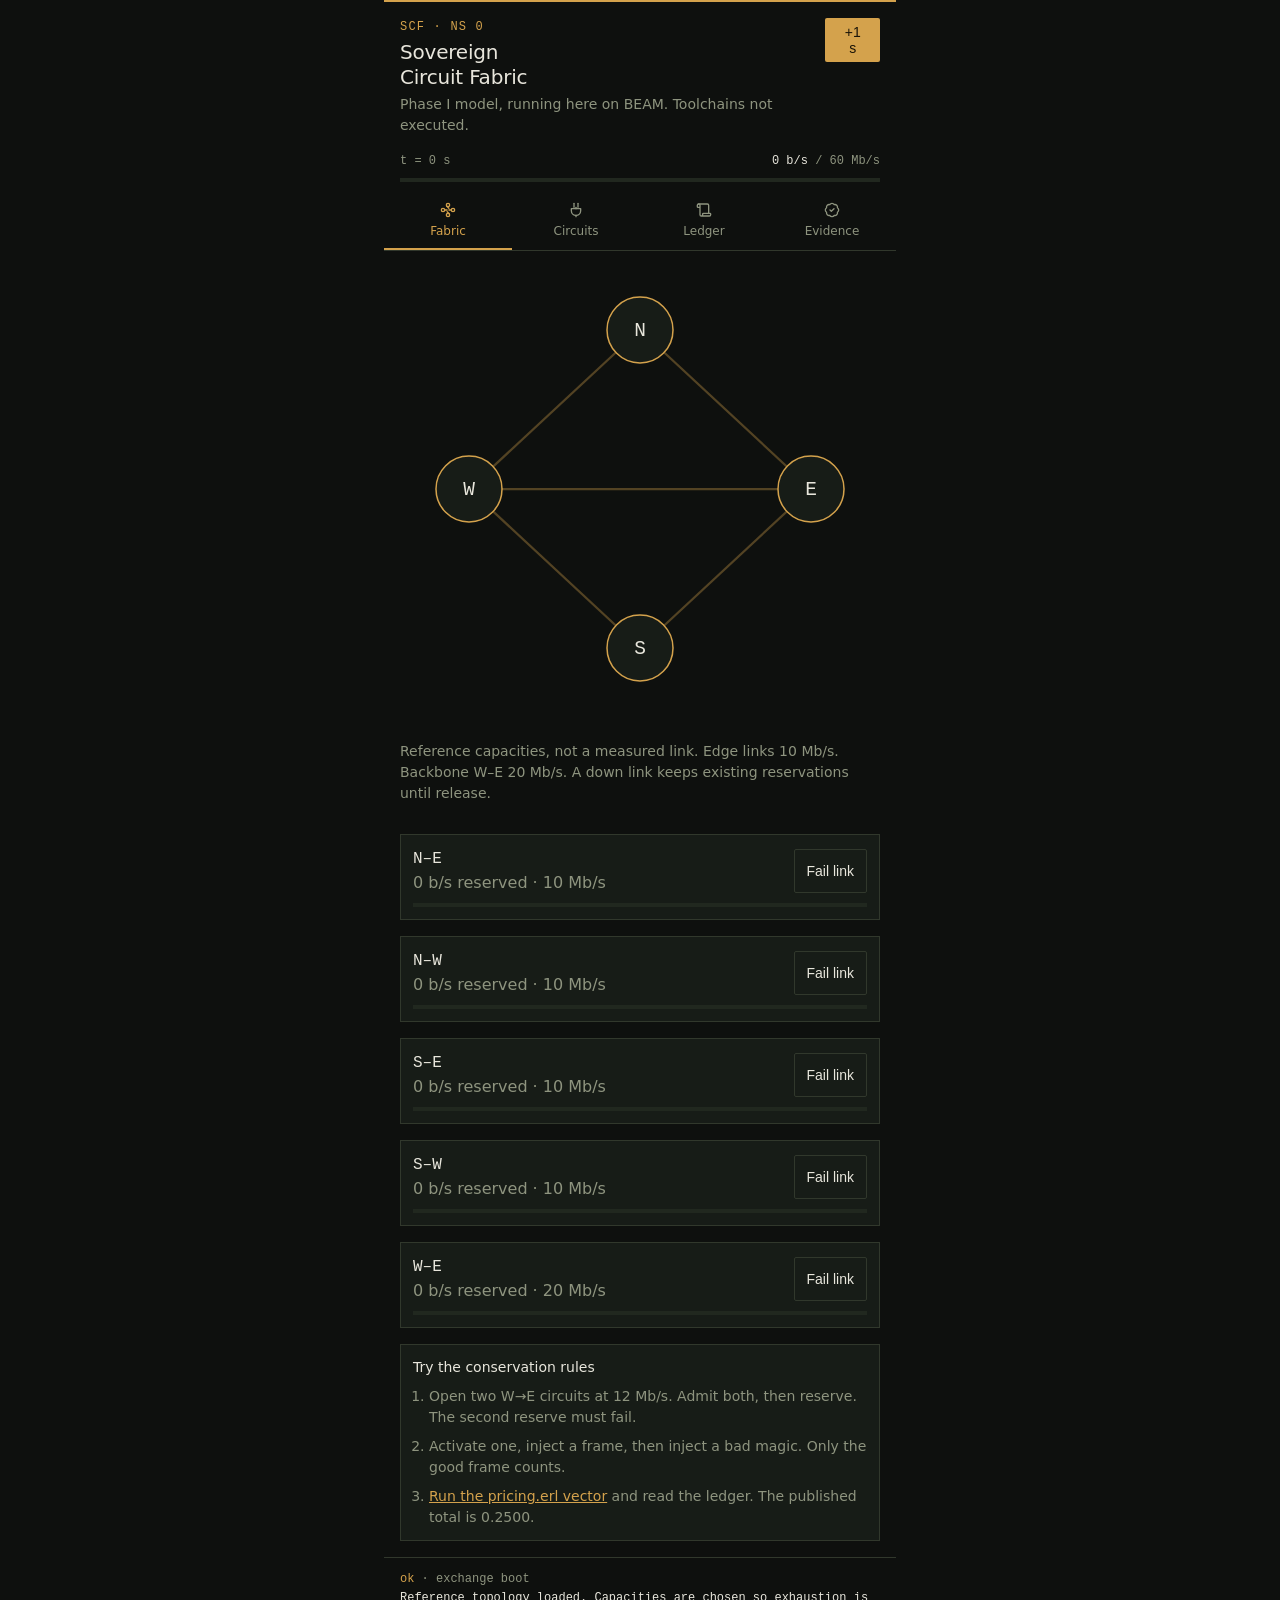
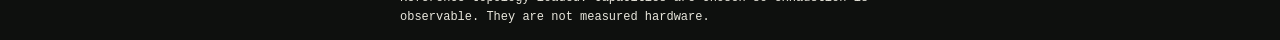
<file: index.html>
<!DOCTYPE html><html lang="en"><head><meta charset="utf-8"><meta name="viewport" content="width=device-width, initial-scale=1"><title>Sovereign Circuit Fabric</title><link rel="stylesheet" href="style.css"></head><body><main class="wrap"><header class="head"><div class="head-row"><div class="head-title"><p class="kicker">SCF · NS 0</p><h1>Sovereign<span class="block">Circuit Fabric</span></h1><p class="sub">Phase I model, running here on BEAM. Toolchains not executed.</p></div><form method="post" action="/cmd" class="inline-form"><input type="hidden" name="txid" value="tx-1"><input type="hidden" name="tab" value="fabric"><input type="hidden" name="type" value="tick"><button type="submit" class="btn-primary">+1 s</button></form></div><div class="meter-row"><div class="meter-labels mono"><span class="muted">t = 0 s</span><span>0 b/s<span class="muted"> / 60 Mb/s</span></span></div><div class="bar"><div class="bar-fill" style="width:0%"></div></div></div></header><nav class="tabs" aria-label="Exchange sections"><a class="tab active" href="index.html"><svg class="icon" viewBox="0 0 24 24" fill="none" stroke="currentColor" stroke-width="2" stroke-linecap="round" stroke-linejoin="round"><circle cx="12" cy="4.5" r="2.5"/><path d="m10.2 6.3 3.1 3.1"/><circle cx="4.5" cy="12" r="2.5"/><path d="M7 12h3.5"/><circle cx="12" cy="19.5" r="2.5"/><path d="m13.8 17.7-3.1-3.1"/><circle cx="19.5" cy="12" r="2.5"/><path d="M17 12h-3.5"/></svg><span>Fabric</span></a><a class="tab" href="circuits.html"><svg class="icon" viewBox="0 0 24 24" fill="none" stroke="currentColor" stroke-width="2" stroke-linecap="round" stroke-linejoin="round"><path d="M9 2v6"/><path d="M15 2v6"/><path d="M12 8v2"/><path d="M5 10h14v3a7 7 0 0 1-14 0z"/><path d="M12 20v2"/></svg><span>Circuits</span></a><a class="tab" href="ledger.html"><svg class="icon" viewBox="0 0 24 24" fill="none" stroke="currentColor" stroke-width="2" stroke-linecap="round" stroke-linejoin="round"><path d="M19 17V5a2 2 0 0 0-2-2H4"/><path d="M8 21h12a2 2 0 0 0 2-2v-1a1 1 0 0 0-1-1H11a1 1 0 0 0-1 1v1a2 2 0 1 1-4 0V5a2 2 0 1 0-4 0v2a1 1 0 0 0 1 1h3"/></svg><span>Ledger</span></a><a class="tab" href="evidence.html"><svg class="icon" viewBox="0 0 24 24" fill="none" stroke="currentColor" stroke-width="2" stroke-linecap="round" stroke-linejoin="round"><path d="M3.85 8.62a4 4 0 0 1 4.78-4.77 4 4 0 0 1 6.74 0 4 4 0 0 1 4.78 4.78 4 4 0 0 1 0 6.74 4 4 0 0 1-4.77 4.78 4 4 0 0 1-6.75 0 4 4 0 0 1-4.78-4.77 4 4 0 0 1 0-6.76Z"/><path d="m9 12 2 2 4-4"/></svg><span>Evidence</span></a></nav><div class="content"><div class="stack"><svg viewBox="0 0 320 296" class="fabric" role="img" aria-label="Four-node reference fabric"><line x1="160" y1="42" x2="274" y2="148" stroke="#d4a24c" stroke-width="1.5" opacity="0.35"/><line x1="160" y1="42" x2="46" y2="148" stroke="#d4a24c" stroke-width="1.5" opacity="0.35"/><line x1="160" y1="254" x2="274" y2="148" stroke="#d4a24c" stroke-width="1.5" opacity="0.35"/><line x1="160" y1="254" x2="46" y2="148" stroke="#d4a24c" stroke-width="1.5" opacity="0.35"/><line x1="46" y1="148" x2="274" y2="148" stroke="#d4a24c" stroke-width="1.5" opacity="0.35"/><g><circle cx="160" cy="42" r="22" fill="#171c17" stroke="#d4a24c"/><text x="160" y="46" text-anchor="middle" fill="#e8e6dc" font-family="monospace" font-size="13">N</text></g><g><circle cx="274" cy="148" r="22" fill="#171c17" stroke="#d4a24c"/><text x="274" y="152" text-anchor="middle" fill="#e8e6dc" font-family="monospace" font-size="13">E</text></g><g><circle cx="160" cy="254" r="22" fill="#171c17" stroke="#d4a24c"/><text x="160" y="258" text-anchor="middle" fill="#e8e6dc" font-family="monospace" font-size="13">S</text></g><g><circle cx="46" cy="148" r="22" fill="#171c17" stroke="#d4a24c"/><text x="46" y="152" text-anchor="middle" fill="#e8e6dc" font-family="monospace" font-size="13">W</text></g></svg><p class="note">Reference capacities, not a measured link. Edge links 10 Mb/s. Backbone W–E 20 Mb/s. A down link keeps existing reservations until release.</p><ul class="stack"><li class="card"><div class="link-row"><div><span class="mono block">N–E</span><span class="muted block">0 b/s reserved · 10 Mb/s</span></div><form method="post" action="/cmd" class="inline-form"><input type="hidden" name="txid" value="tx-1"><input type="hidden" name="tab" value="fabric"><input type="hidden" name="type" value="fail_link"><input type="hidden" name="link_id" value="N-E"><button type="submit" class="btn-ghost">Fail link</button></form></div><div class="bar"><div class="bar-fill" style="width:0%"></div></div></li><li class="card"><div class="link-row"><div><span class="mono block">N–W</span><span class="muted block">0 b/s reserved · 10 Mb/s</span></div><form method="post" action="/cmd" class="inline-form"><input type="hidden" name="txid" value="tx-1"><input type="hidden" name="tab" value="fabric"><input type="hidden" name="type" value="fail_link"><input type="hidden" name="link_id" value="N-W"><button type="submit" class="btn-ghost">Fail link</button></form></div><div class="bar"><div class="bar-fill" style="width:0%"></div></div></li><li class="card"><div class="link-row"><div><span class="mono block">S–E</span><span class="muted block">0 b/s reserved · 10 Mb/s</span></div><form method="post" action="/cmd" class="inline-form"><input type="hidden" name="txid" value="tx-1"><input type="hidden" name="tab" value="fabric"><input type="hidden" name="type" value="fail_link"><input type="hidden" name="link_id" value="S-E"><button type="submit" class="btn-ghost">Fail link</button></form></div><div class="bar"><div class="bar-fill" style="width:0%"></div></div></li><li class="card"><div class="link-row"><div><span class="mono block">S–W</span><span class="muted block">0 b/s reserved · 10 Mb/s</span></div><form method="post" action="/cmd" class="inline-form"><input type="hidden" name="txid" value="tx-1"><input type="hidden" name="tab" value="fabric"><input type="hidden" name="type" value="fail_link"><input type="hidden" name="link_id" value="S-W"><button type="submit" class="btn-ghost">Fail link</button></form></div><div class="bar"><div class="bar-fill" style="width:0%"></div></div></li><li class="card"><div class="link-row"><div><span class="mono block">W–E</span><span class="muted block">0 b/s reserved · 20 Mb/s</span></div><form method="post" action="/cmd" class="inline-form"><input type="hidden" name="txid" value="tx-1"><input type="hidden" name="tab" value="fabric"><input type="hidden" name="type" value="fail_link"><input type="hidden" name="link_id" value="W-E"><button type="submit" class="btn-ghost">Fail link</button></form></div><div class="bar"><div class="bar-fill" style="width:0%"></div></div></li></ul><section class="card"><h2>Try the conservation rules</h2><ol class="try"><li>Open two W→E circuits at 12 Mb/s. Admit both, then reserve. The second reserve must fail.</li><li>Activate one, inject a frame, then inject a bad magic. Only the good frame counts.</li><li><a class="brass-link" href="evidence.html">Run the pricing.erl vector</a> and read the ledger. The published total is 0.2500.</li></ol></section></div></div><footer class="foot" aria-live="polite"><p class="mono foot-line"><span class="brass">ok</span><span class="muted"> · exchange boot</span><span class="block">Reference topology loaded. Capacities are chosen so exhaustion is observable. They are not measured hardware.</span></p></footer></main></body></html>
</file>
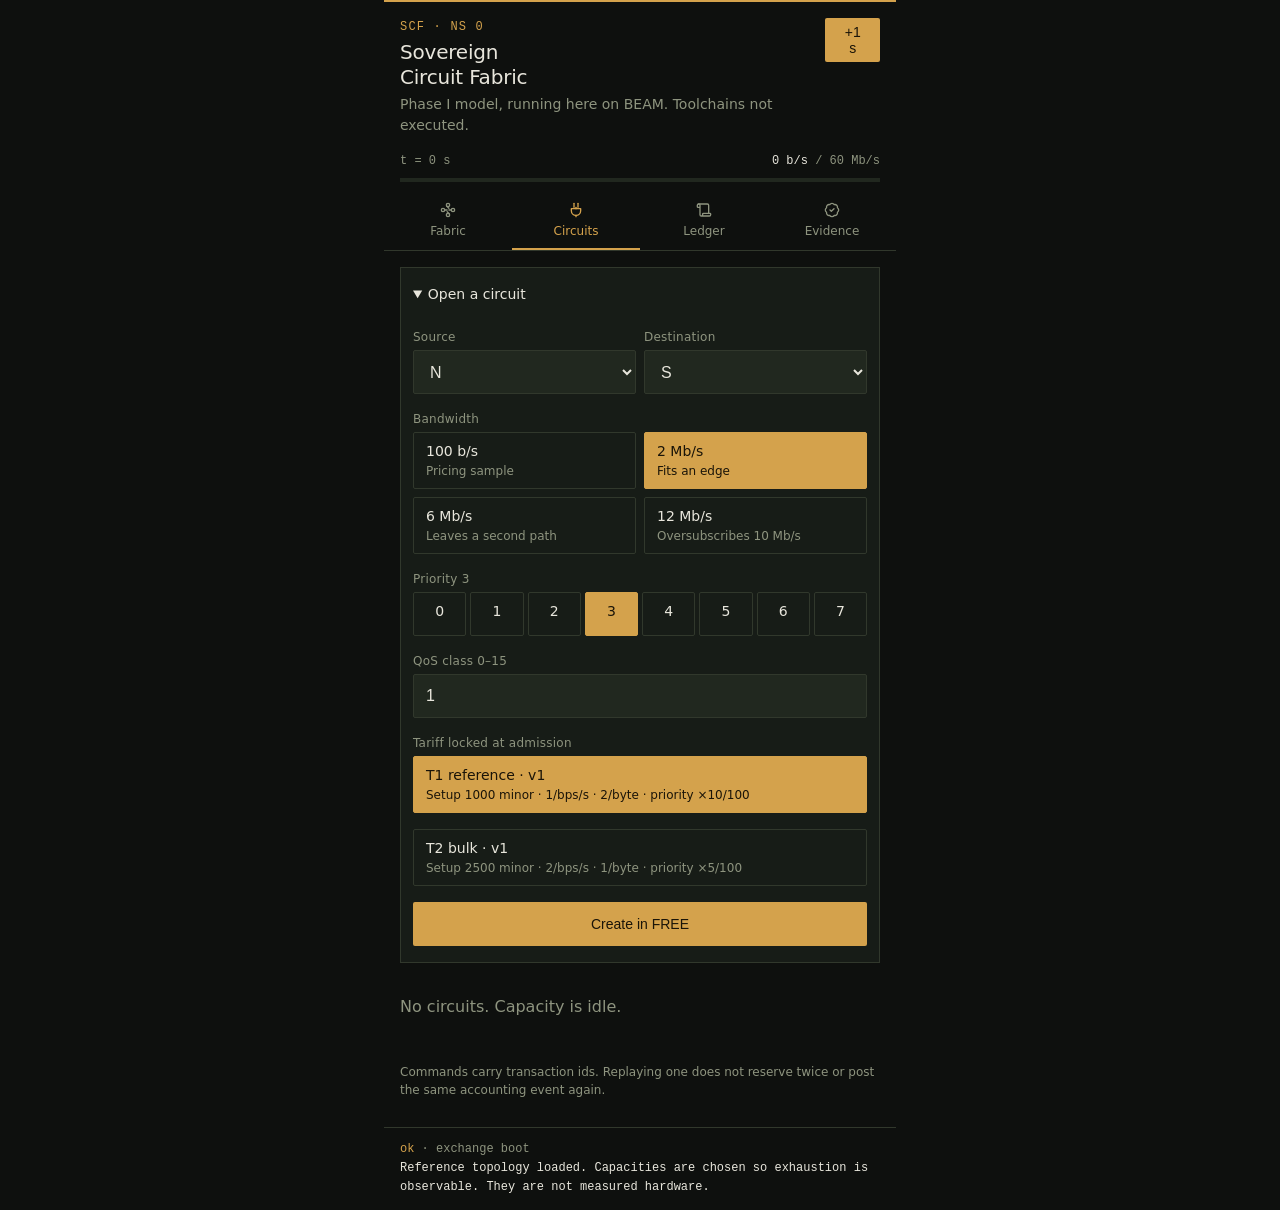
<file: circuits.html>
<!DOCTYPE html><html lang="en"><head><meta charset="utf-8"><meta name="viewport" content="width=device-width, initial-scale=1"><title>Sovereign Circuit Fabric</title><link rel="stylesheet" href="style.css"></head><body><main class="wrap"><header class="head"><div class="head-row"><div class="head-title"><p class="kicker">SCF · NS 0</p><h1>Sovereign<span class="block">Circuit Fabric</span></h1><p class="sub">Phase I model, running here on BEAM. Toolchains not executed.</p></div><form method="post" action="/cmd" class="inline-form"><input type="hidden" name="txid" value="tx-1"><input type="hidden" name="tab" value="fabric"><input type="hidden" name="type" value="tick"><button type="submit" class="btn-primary">+1 s</button></form></div><div class="meter-row"><div class="meter-labels mono"><span class="muted">t = 0 s</span><span>0 b/s<span class="muted"> / 60 Mb/s</span></span></div><div class="bar"><div class="bar-fill" style="width:0%"></div></div></div></header><nav class="tabs" aria-label="Exchange sections"><a class="tab" href="index.html"><svg class="icon" viewBox="0 0 24 24" fill="none" stroke="currentColor" stroke-width="2" stroke-linecap="round" stroke-linejoin="round"><circle cx="12" cy="4.5" r="2.5"/><path d="m10.2 6.3 3.1 3.1"/><circle cx="4.5" cy="12" r="2.5"/><path d="M7 12h3.5"/><circle cx="12" cy="19.5" r="2.5"/><path d="m13.8 17.7-3.1-3.1"/><circle cx="19.5" cy="12" r="2.5"/><path d="M17 12h-3.5"/></svg><span>Fabric</span></a><a class="tab active" href="circuits.html"><svg class="icon" viewBox="0 0 24 24" fill="none" stroke="currentColor" stroke-width="2" stroke-linecap="round" stroke-linejoin="round"><path d="M9 2v6"/><path d="M15 2v6"/><path d="M12 8v2"/><path d="M5 10h14v3a7 7 0 0 1-14 0z"/><path d="M12 20v2"/></svg><span>Circuits</span></a><a class="tab" href="ledger.html"><svg class="icon" viewBox="0 0 24 24" fill="none" stroke="currentColor" stroke-width="2" stroke-linecap="round" stroke-linejoin="round"><path d="M19 17V5a2 2 0 0 0-2-2H4"/><path d="M8 21h12a2 2 0 0 0 2-2v-1a1 1 0 0 0-1-1H11a1 1 0 0 0-1 1v1a2 2 0 1 1-4 0V5a2 2 0 1 0-4 0v2a1 1 0 0 0 1 1h3"/></svg><span>Ledger</span></a><a class="tab" href="evidence.html"><svg class="icon" viewBox="0 0 24 24" fill="none" stroke="currentColor" stroke-width="2" stroke-linecap="round" stroke-linejoin="round"><path d="M3.85 8.62a4 4 0 0 1 4.78-4.77 4 4 0 0 1 6.74 0 4 4 0 0 1 4.78 4.78 4 4 0 0 1 0 6.74 4 4 0 0 1-4.77 4.78 4 4 0 0 1-6.75 0 4 4 0 0 1-4.78-4.77 4 4 0 0 1 0-6.76Z"/><path d="m9 12 2 2 4-4"/></svg><span>Evidence</span></a></nav><div class="content"><div class="stack"><details class="card" open><summary>Open a circuit</summary><form method="post" action="/cmd" class="stack form-pad"><input type="hidden" name="type" value="create"><input type="hidden" name="txid" value="tx-1"><input type="hidden" name="tab" value="circuits"><div class="grid2"><label class="fld">Source<select class="field" name="src"><option value="N" selected>N</option><option value="E">E</option><option value="S">S</option><option value="W">W</option></select></label><label class="fld">Destination<select class="field" name="dst"><option value="N">N</option><option value="E">E</option><option value="S" selected>S</option><option value="W">W</option></select></label></div><fieldset><legend>Bandwidth</legend><div class="grid2"><label class="pick"><input type="radio" name="bps" value="100"><span class="pick-body"><span class="block">100 b/s</span><span class="block small muted-note">Pricing sample</span></span></label><label class="pick"><input type="radio" name="bps" value="2000000" checked><span class="pick-body"><span class="block">2 Mb/s</span><span class="block small muted-note">Fits an edge</span></span></label><label class="pick"><input type="radio" name="bps" value="6000000"><span class="pick-body"><span class="block">6 Mb/s</span><span class="block small muted-note">Leaves a second path</span></span></label><label class="pick"><input type="radio" name="bps" value="12000000"><span class="pick-body"><span class="block">12 Mb/s</span><span class="block small muted-note">Oversubscribes 10 Mb/s</span></span></label></div></fieldset><fieldset><legend>Priority 3</legend><div class="grid8"><label class="pick pick-sm"><input type="radio" name="priority" value="0"><span class="pick-body center">0</span></label><label class="pick pick-sm"><input type="radio" name="priority" value="1"><span class="pick-body center">1</span></label><label class="pick pick-sm"><input type="radio" name="priority" value="2"><span class="pick-body center">2</span></label><label class="pick pick-sm"><input type="radio" name="priority" value="3" checked><span class="pick-body center">3</span></label><label class="pick pick-sm"><input type="radio" name="priority" value="4"><span class="pick-body center">4</span></label><label class="pick pick-sm"><input type="radio" name="priority" value="5"><span class="pick-body center">5</span></label><label class="pick pick-sm"><input type="radio" name="priority" value="6"><span class="pick-body center">6</span></label><label class="pick pick-sm"><input type="radio" name="priority" value="7"><span class="pick-body center">7</span></label></div></fieldset><label class="fld">QoS class 0–15<input class="field" type="number" name="qos" min="0" max="15" value="1"></label><fieldset class="stack"><legend>Tariff locked at admission</legend><label class="pick"><input type="radio" name="tariff_id" value="1" checked><span class="pick-body"><span class="block medium">T1 reference · v1</span><span class="block small muted-note">Setup 1000 minor · 1/bps/s · 2/byte · priority ×10/100</span></span></label><label class="pick"><input type="radio" name="tariff_id" value="2"><span class="pick-body"><span class="block medium">T2 bulk · v1</span><span class="block small muted-note">Setup 2500 minor · 2/bps/s · 1/byte · priority ×5/100</span></span></label></fieldset><button type="submit" class="btn-primary">Create in FREE</button></form></details><p class="muted">No circuits. Capacity is idle.</p><p class="small muted">Commands carry transaction ids. Replaying one does not reserve twice or post the same accounting event again.</p></div></div><footer class="foot" aria-live="polite"><p class="mono foot-line"><span class="brass">ok</span><span class="muted"> · exchange boot</span><span class="block">Reference topology loaded. Capacities are chosen so exhaustion is observable. They are not measured hardware.</span></p></footer></main></body></html>
</file>
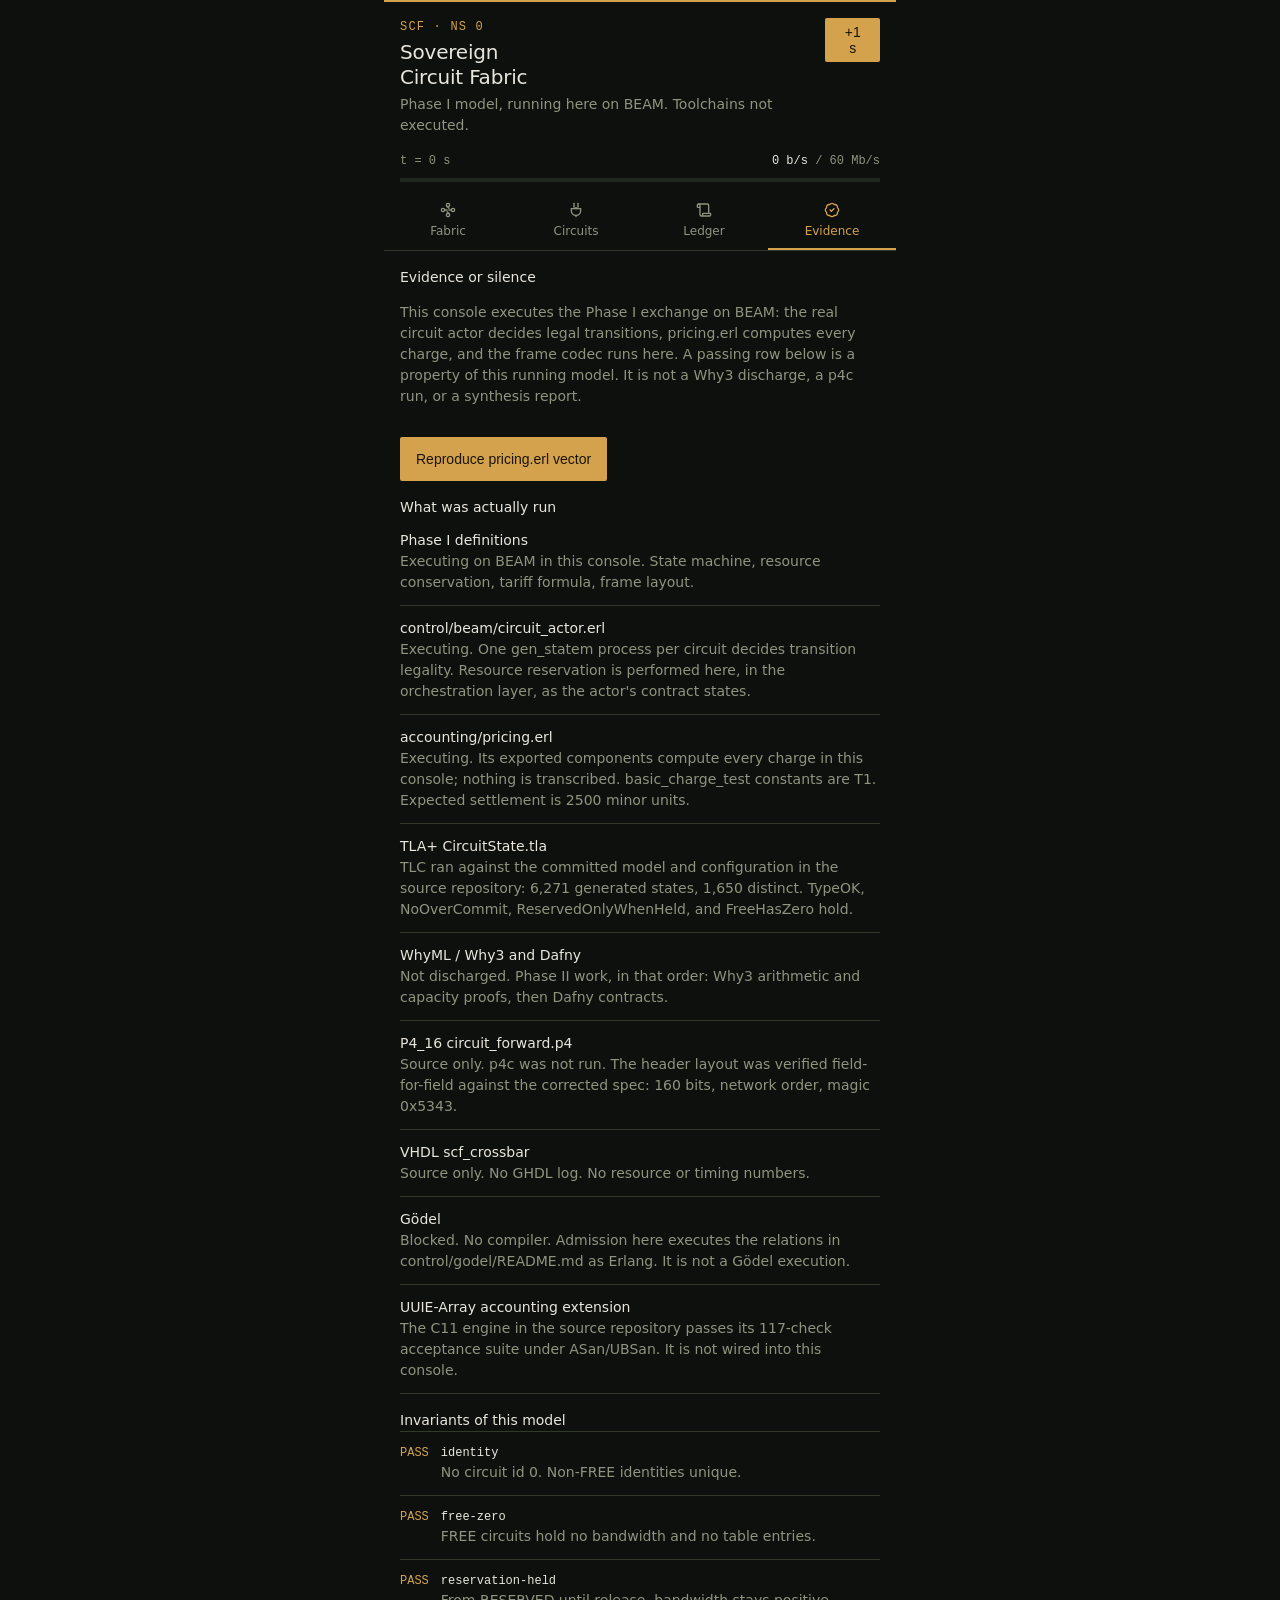
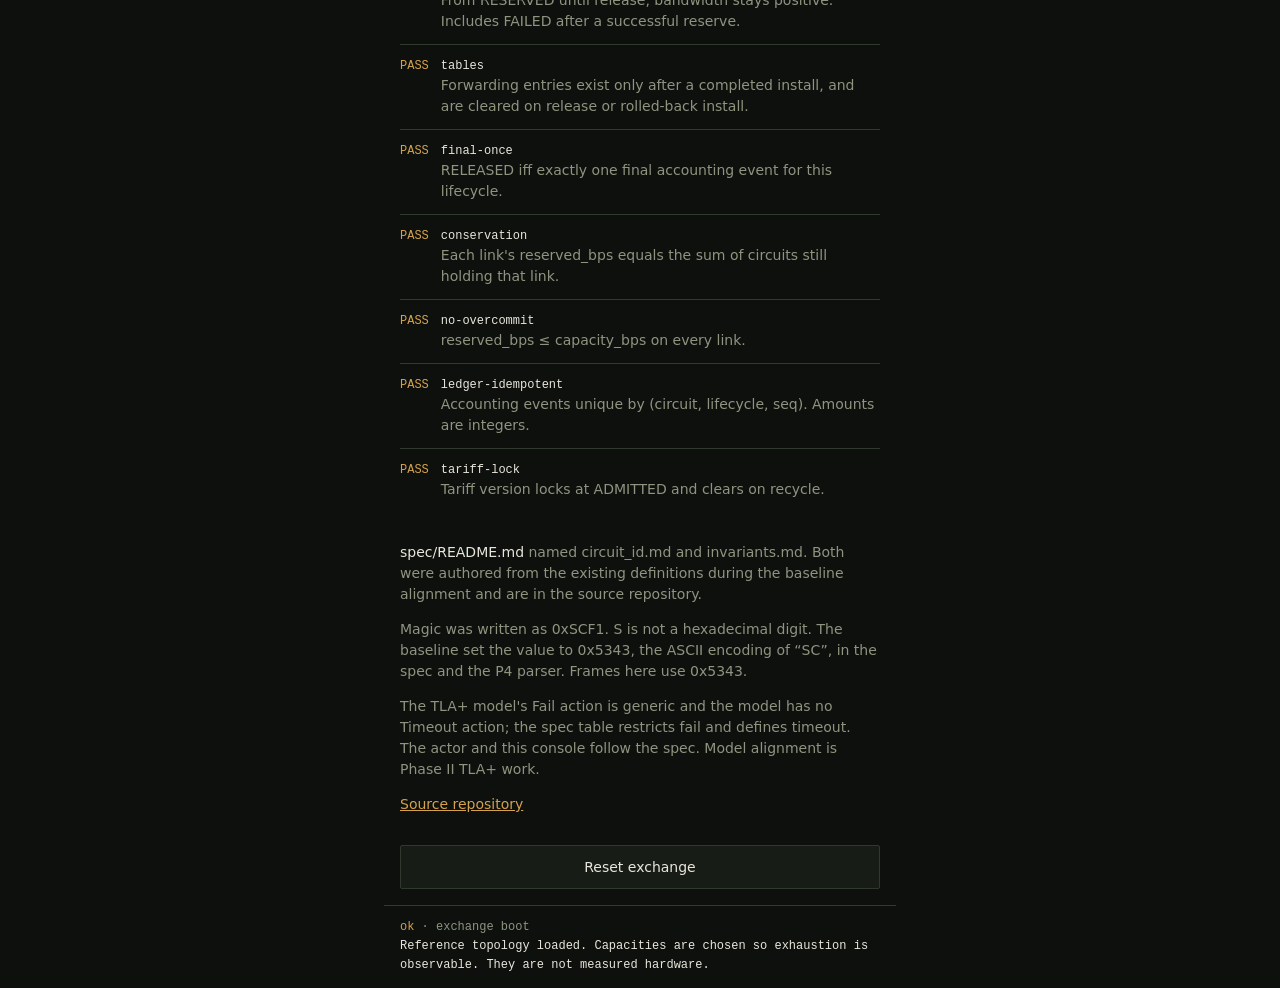
<file: evidence.html>
<!DOCTYPE html><html lang="en"><head><meta charset="utf-8"><meta name="viewport" content="width=device-width, initial-scale=1"><title>Sovereign Circuit Fabric</title><link rel="stylesheet" href="style.css"></head><body><main class="wrap"><header class="head"><div class="head-row"><div class="head-title"><p class="kicker">SCF · NS 0</p><h1>Sovereign<span class="block">Circuit Fabric</span></h1><p class="sub">Phase I model, running here on BEAM. Toolchains not executed.</p></div><form method="post" action="/cmd" class="inline-form"><input type="hidden" name="txid" value="tx-1"><input type="hidden" name="tab" value="fabric"><input type="hidden" name="type" value="tick"><button type="submit" class="btn-primary">+1 s</button></form></div><div class="meter-row"><div class="meter-labels mono"><span class="muted">t = 0 s</span><span>0 b/s<span class="muted"> / 60 Mb/s</span></span></div><div class="bar"><div class="bar-fill" style="width:0%"></div></div></div></header><nav class="tabs" aria-label="Exchange sections"><a class="tab" href="index.html"><svg class="icon" viewBox="0 0 24 24" fill="none" stroke="currentColor" stroke-width="2" stroke-linecap="round" stroke-linejoin="round"><circle cx="12" cy="4.5" r="2.5"/><path d="m10.2 6.3 3.1 3.1"/><circle cx="4.5" cy="12" r="2.5"/><path d="M7 12h3.5"/><circle cx="12" cy="19.5" r="2.5"/><path d="m13.8 17.7-3.1-3.1"/><circle cx="19.5" cy="12" r="2.5"/><path d="M17 12h-3.5"/></svg><span>Fabric</span></a><a class="tab" href="circuits.html"><svg class="icon" viewBox="0 0 24 24" fill="none" stroke="currentColor" stroke-width="2" stroke-linecap="round" stroke-linejoin="round"><path d="M9 2v6"/><path d="M15 2v6"/><path d="M12 8v2"/><path d="M5 10h14v3a7 7 0 0 1-14 0z"/><path d="M12 20v2"/></svg><span>Circuits</span></a><a class="tab" href="ledger.html"><svg class="icon" viewBox="0 0 24 24" fill="none" stroke="currentColor" stroke-width="2" stroke-linecap="round" stroke-linejoin="round"><path d="M19 17V5a2 2 0 0 0-2-2H4"/><path d="M8 21h12a2 2 0 0 0 2-2v-1a1 1 0 0 0-1-1H11a1 1 0 0 0-1 1v1a2 2 0 1 1-4 0V5a2 2 0 1 0-4 0v2a1 1 0 0 0 1 1h3"/></svg><span>Ledger</span></a><a class="tab active" href="evidence.html"><svg class="icon" viewBox="0 0 24 24" fill="none" stroke="currentColor" stroke-width="2" stroke-linecap="round" stroke-linejoin="round"><path d="M3.85 8.62a4 4 0 0 1 4.78-4.77 4 4 0 0 1 6.74 0 4 4 0 0 1 4.78 4.78 4 4 0 0 1 0 6.74 4 4 0 0 1-4.77 4.78 4 4 0 0 1-6.75 0 4 4 0 0 1-4.78-4.77 4 4 0 0 1 0-6.76Z"/><path d="m9 12 2 2 4-4"/></svg><span>Evidence</span></a></nav><div class="content"><div class="stack"><section><h2>Evidence or silence</h2><p class="note">This console executes the Phase I exchange on BEAM: the real circuit actor decides legal transitions, pricing.erl computes every charge, and the frame codec runs here. A passing row below is a property of this running model. It is not a Why3 discharge, a p4c run, or a synthesis report.</p></section><form method="post" action="/cmd" class="inline-form"><input type="hidden" name="txid" value="tx-1"><input type="hidden" name="tab" value="evidence"><input type="hidden" name="type" value="pricing_vector"><button type="submit" class="btn-primary">Reproduce pricing.erl vector</button></form><section><h2>What was actually run</h2><ul class="claims"><li><p>Phase I definitions</p><p class="note">Executing on BEAM in this console. State machine, resource conservation, tariff formula, frame layout.</p></li><li><p>control/beam/circuit_actor.erl</p><p class="note">Executing. One gen_statem process per circuit decides transition legality. Resource reservation is performed here, in the orchestration layer, as the actor's contract states.</p></li><li><p>accounting/pricing.erl</p><p class="note">Executing. Its exported components compute every charge in this console; nothing is transcribed. basic_charge_test constants are T1. Expected settlement is 2500 minor units.</p></li><li><p>TLA+ CircuitState.tla</p><p class="note">TLC ran against the committed model and configuration in the source repository: 6,271 generated states, 1,650 distinct. TypeOK, NoOverCommit, ReservedOnlyWhenHeld, and FreeHasZero hold.</p></li><li><p>WhyML / Why3 and Dafny</p><p class="note">Not discharged. Phase II work, in that order: Why3 arithmetic and capacity proofs, then Dafny contracts.</p></li><li><p>P4_16 circuit_forward.p4</p><p class="note">Source only. p4c was not run. The header layout was verified field-for-field against the corrected spec: 160 bits, network order, magic 0x5343.</p></li><li><p>VHDL scf_crossbar</p><p class="note">Source only. No GHDL log. No resource or timing numbers.</p></li><li><p>Gödel</p><p class="note">Blocked. No compiler. Admission here executes the relations in control/godel/README.md as Erlang. It is not a Gödel execution.</p></li><li><p>UUIE-Array accounting extension</p><p class="note">The C11 engine in the source repository passes its 117-check acceptance suite under ASan/UBSan. It is not wired into this console.</p></li></ul></section><section><h2>Invariants of this model</h2><ul><li class="inv-row"><span class="mono small brass">PASS</span><span><span class="mono small block">identity</span><span class="note block">No circuit id 0. Non-FREE identities unique.</span></span></li><li class="inv-row"><span class="mono small brass">PASS</span><span><span class="mono small block">free-zero</span><span class="note block">FREE circuits hold no bandwidth and no table entries.</span></span></li><li class="inv-row"><span class="mono small brass">PASS</span><span><span class="mono small block">reservation-held</span><span class="note block">From RESERVED until release, bandwidth stays positive. Includes FAILED after a successful reserve.</span></span></li><li class="inv-row"><span class="mono small brass">PASS</span><span><span class="mono small block">tables</span><span class="note block">Forwarding entries exist only after a completed install, and are cleared on release or rolled-back install.</span></span></li><li class="inv-row"><span class="mono small brass">PASS</span><span><span class="mono small block">final-once</span><span class="note block">RELEASED iff exactly one final accounting event for this lifecycle.</span></span></li><li class="inv-row"><span class="mono small brass">PASS</span><span><span class="mono small block">conservation</span><span class="note block">Each link's reserved_bps equals the sum of circuits still holding that link.</span></span></li><li class="inv-row"><span class="mono small brass">PASS</span><span><span class="mono small block">no-overcommit</span><span class="note block">reserved_bps ≤ capacity_bps on every link.</span></span></li><li class="inv-row"><span class="mono small brass">PASS</span><span><span class="mono small block">ledger-idempotent</span><span class="note block">Accounting events unique by (circuit, lifecycle, seq). Amounts are integers.</span></span></li><li class="inv-row"><span class="mono small brass">PASS</span><span><span class="mono small block">tariff-lock</span><span class="note block">Tariff version locks at ADMITTED and clears on recycle.</span></span></li></ul></section><section class="note-block"><p><span class="fg">spec/README.md</span> named circuit_id.md and invariants.md. Both were authored from the existing definitions during the baseline alignment and are in the source repository.</p><p>Magic was written as 0xSCF1. S is not a hexadecimal digit. The baseline set the value to 0x5343, the ASCII encoding of “SC”, in the spec and the P4 parser. Frames here use 0x5343.</p><p>The TLA+ model's Fail action is generic and the model has no Timeout action; the spec table restricts fail and defines timeout. The actor and this console follow the spec. Model alignment is Phase II TLA+ work.</p><p><a class="brass-link" href="https://github.com/AHMADALIPARR/sovereign-circuit-fabric">Source repository</a></p></section><a class="btn-ghost btn-link" href="evidence.html">Reset exchange</a></div></div><footer class="foot" aria-live="polite"><p class="mono foot-line"><span class="brass">ok</span><span class="muted"> · exchange boot</span><span class="block">Reference topology loaded. Capacities are chosen so exhaustion is observable. They are not measured hardware.</span></p></footer></main></body></html>
</file>
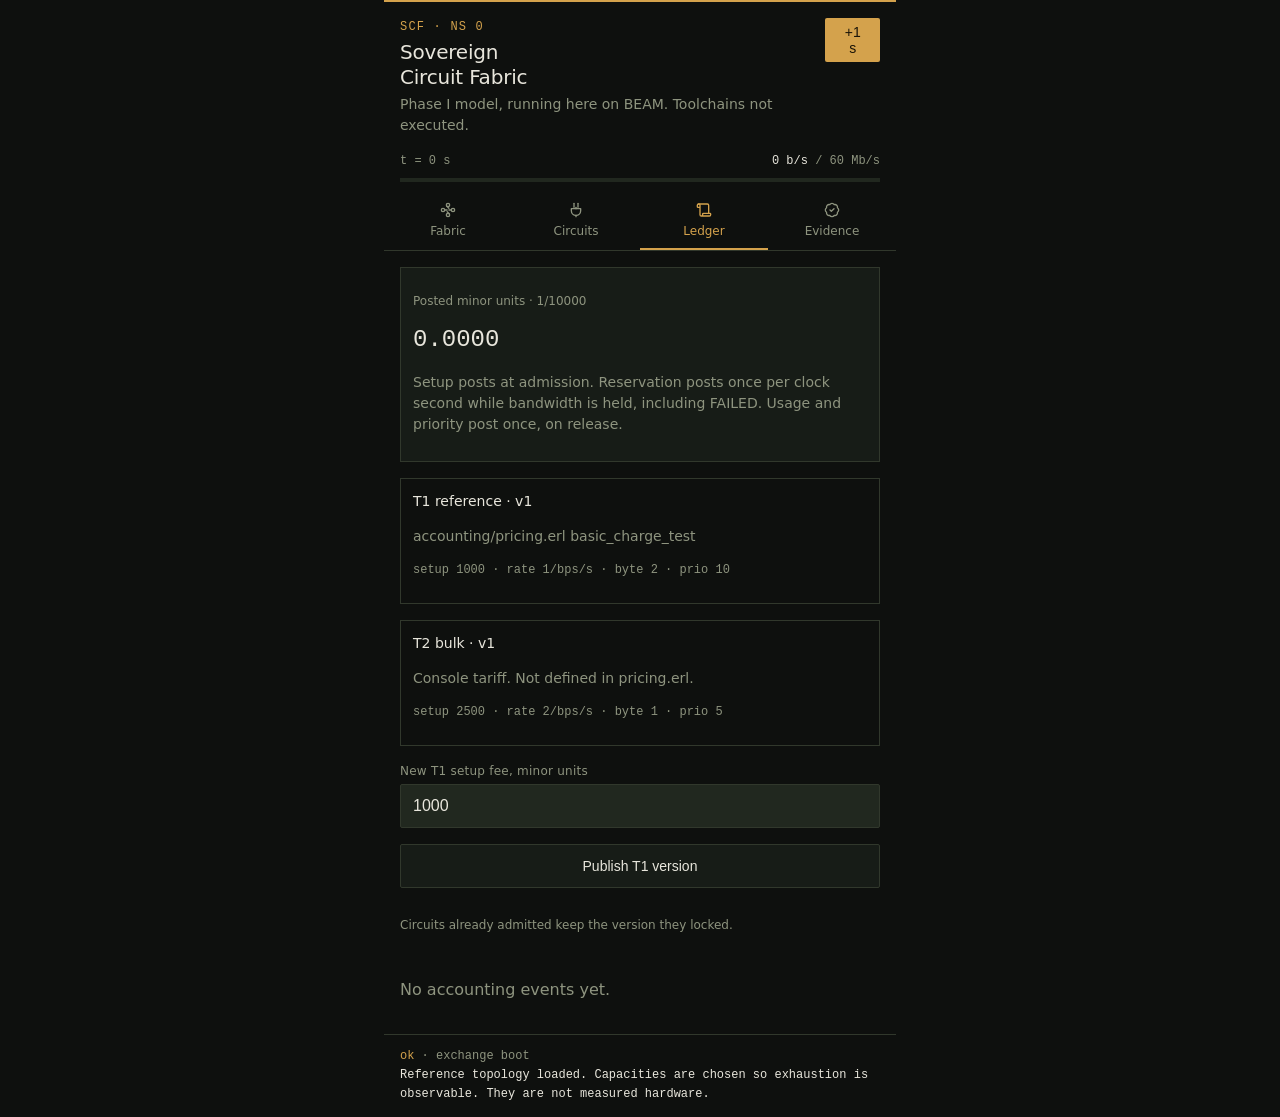
<file: ledger.html>
<!DOCTYPE html><html lang="en"><head><meta charset="utf-8"><meta name="viewport" content="width=device-width, initial-scale=1"><title>Sovereign Circuit Fabric</title><link rel="stylesheet" href="style.css"></head><body><main class="wrap"><header class="head"><div class="head-row"><div class="head-title"><p class="kicker">SCF · NS 0</p><h1>Sovereign<span class="block">Circuit Fabric</span></h1><p class="sub">Phase I model, running here on BEAM. Toolchains not executed.</p></div><form method="post" action="/cmd" class="inline-form"><input type="hidden" name="txid" value="tx-1"><input type="hidden" name="tab" value="fabric"><input type="hidden" name="type" value="tick"><button type="submit" class="btn-primary">+1 s</button></form></div><div class="meter-row"><div class="meter-labels mono"><span class="muted">t = 0 s</span><span>0 b/s<span class="muted"> / 60 Mb/s</span></span></div><div class="bar"><div class="bar-fill" style="width:0%"></div></div></div></header><nav class="tabs" aria-label="Exchange sections"><a class="tab" href="index.html"><svg class="icon" viewBox="0 0 24 24" fill="none" stroke="currentColor" stroke-width="2" stroke-linecap="round" stroke-linejoin="round"><circle cx="12" cy="4.5" r="2.5"/><path d="m10.2 6.3 3.1 3.1"/><circle cx="4.5" cy="12" r="2.5"/><path d="M7 12h3.5"/><circle cx="12" cy="19.5" r="2.5"/><path d="m13.8 17.7-3.1-3.1"/><circle cx="19.5" cy="12" r="2.5"/><path d="M17 12h-3.5"/></svg><span>Fabric</span></a><a class="tab" href="circuits.html"><svg class="icon" viewBox="0 0 24 24" fill="none" stroke="currentColor" stroke-width="2" stroke-linecap="round" stroke-linejoin="round"><path d="M9 2v6"/><path d="M15 2v6"/><path d="M12 8v2"/><path d="M5 10h14v3a7 7 0 0 1-14 0z"/><path d="M12 20v2"/></svg><span>Circuits</span></a><a class="tab active" href="ledger.html"><svg class="icon" viewBox="0 0 24 24" fill="none" stroke="currentColor" stroke-width="2" stroke-linecap="round" stroke-linejoin="round"><path d="M19 17V5a2 2 0 0 0-2-2H4"/><path d="M8 21h12a2 2 0 0 0 2-2v-1a1 1 0 0 0-1-1H11a1 1 0 0 0-1 1v1a2 2 0 1 1-4 0V5a2 2 0 1 0-4 0v2a1 1 0 0 0 1 1h3"/></svg><span>Ledger</span></a><a class="tab" href="evidence.html"><svg class="icon" viewBox="0 0 24 24" fill="none" stroke="currentColor" stroke-width="2" stroke-linecap="round" stroke-linejoin="round"><path d="M3.85 8.62a4 4 0 0 1 4.78-4.77 4 4 0 0 1 6.74 0 4 4 0 0 1 4.78 4.78 4 4 0 0 1 0 6.74 4 4 0 0 1-4.77 4.78 4 4 0 0 1-6.75 0 4 4 0 0 1-4.78-4.77 4 4 0 0 1 0-6.76Z"/><path d="m9 12 2 2 4-4"/></svg><span>Evidence</span></a></nav><div class="content"><div class="stack"><section class="card"><p class="small muted">Posted minor units · 1/10000</p><p class="mono total">0.0000</p><p class="note">Setup posts at admission. Reservation posts once per clock second while bandwidth is held, including FAILED. Usage and priority post once, on release.</p></section><section class="card plain"><h2>T1 reference · v1</h2><p class="note">accounting/pricing.erl basic_charge_test</p><p class="mono small muted">setup 1000 · rate 1/bps/s · byte 2 · prio 10</p></section><section class="card plain"><h2>T2 bulk · v1</h2><p class="note">Console tariff. Not defined in pricing.erl.</p><p class="mono small muted">setup 2500 · rate 2/bps/s · byte 1 · prio 5</p></section><form method="post" action="/cmd" class="stack"><input type="hidden" name="type" value="revise_tariff"><input type="hidden" name="txid" value="tx-1"><input type="hidden" name="tab" value="ledger"><input type="hidden" name="tariff_id" value="1"><label class="fld">New T1 setup fee, minor units<input class="field" type="number" name="setup" min="0" value="1000"></label><button type="submit" class="btn-ghost">Publish T1 version</button><p class="small muted">Circuits already admitted keep the version they locked.</p></form><p class="muted">No accounting events yet.</p></div></div><footer class="foot" aria-live="polite"><p class="mono foot-line"><span class="brass">ok</span><span class="muted"> · exchange boot</span><span class="block">Reference topology loaded. Capacities are chosen so exhaustion is observable. They are not measured hardware.</span></p></footer></main></body></html>
</file>
<file: style.css>
:root{--bg:#0e100e;--surface:#171c17;--raised:#21281f;--fg:#e8e6dc;--muted:#8e947f;--brass:#d4a24c;--brass-ink:#1a1408;--line:#31382c}*{box-sizing:border-box}body{margin:0;background:var(--bg);color:var(--fg);font-family:"IBM Plex Sans",ui-sans-serif,system-ui,sans-serif;line-height:1.5}:focus-visible{outline:2px solid var(--brass);outline-offset:2px}button,a,summary{cursor:pointer}.wrap{margin:0 auto;width:100%;max-width:32rem;min-height:100dvh;display:flex;flex-direction:column}.mono{font-family:"IBM Plex Mono",ui-monospace,monospace}.muted{color:var(--muted)}.brass{color:var(--brass)}.fg{color:var(--fg)}.block{display:block}.small{font-size:.75rem}.note{font-size:.875rem;color:var(--muted)}.head{border-top:2px solid var(--brass);padding:1rem 1rem .75rem}.head-row{display:flex;align-items:flex-start;justify-content:space-between;gap:.75rem}.kicker{font-family:"IBM Plex Mono",ui-monospace,monospace;font-size:.75rem;letter-spacing:.1em;color:var(--brass);margin:0}h1{font-size:1.25rem;font-weight:500;line-height:1.25;letter-spacing:-.01em;margin:.25rem 0 0}h2{font-size:.875rem;font-weight:500;margin:0}.sub{font-size:.875rem;color:var(--muted);margin:.25rem 0 0}.meter-row{margin-top:1rem}.meter-labels{display:flex;align-items:baseline;justify-content:space-between;gap:.75rem;font-size:.75rem}.bar{height:.25rem;background:var(--raised);margin-top:.5rem}.bar-fill{height:.25rem;background:var(--brass)}.warn{font-size:.875rem;margin:.75rem 0 0}.tabs{display:grid;grid-template-columns:repeat(4,1fr);border-bottom:1px solid var(--line)}.tab{display:flex;flex-direction:column;align-items:center;justify-content:center;gap:.25rem;min-height:2.75rem;padding:.5rem 0;font-size:.75rem;color:var(--muted);text-decoration:none;border-bottom:2px solid transparent}.tab.active{border-bottom-color:var(--brass);color:var(--brass)}.tab .icon{width:1rem;height:1rem}.content{flex:1;overflow-y:auto;padding:1rem}.foot{border-top:1px solid var(--line);padding:.75rem 1rem max(.75rem,env(safe-area-inset-bottom))}.foot-line{font-size:.75rem;line-height:1.6;margin:0}.stack{display:flex;flex-direction:column;gap:1rem}ul.stack,ul{list-style:none;margin:0;padding:0}.card{border:1px solid var(--line);background:var(--surface);padding:.75rem}.card.plain{background:transparent}.card-open{border-color:var(--brass)}.card-head{display:flex;width:100%;align-items:flex-start;justify-content:space-between;gap:.75rem;text-align:left;color:var(--fg);text-decoration:none}.card-detail{margin-top:.75rem}details.card summary{min-height:2.75rem;padding:.25rem 0;font-size:.875rem;font-weight:500}.form-pad{padding:.25rem 0 .25rem}.btn-primary{display:inline-flex;min-height:2.75rem;align-items:center;justify-content:center;border:0;border-radius:2px;background:var(--brass);padding:0 1rem;font-size:.875rem;font-weight:500;color:var(--brass-ink);text-decoration:none}.btn-ghost{display:inline-flex;min-height:2.75rem;align-items:center;justify-content:center;border:1px solid var(--line);border-radius:2px;background:var(--surface);padding:0 .75rem;font-size:.875rem;color:var(--fg);text-decoration:none}.btn-row{display:flex;flex-wrap:wrap;gap:.5rem}.inline-form{display:inline}.field{min-height:2.75rem;width:100%;border-radius:2px;border:1px solid var(--line);background:var(--raised);padding:0 .75rem;font-size:1rem;color:var(--fg)}.fld{display:flex;flex-direction:column;gap:.25rem;font-size:.75rem;letter-spacing:.02em;color:var(--muted)}fieldset{border:0;margin:0;padding:0;display:flex;flex-direction:column;gap:.5rem}legend{font-size:.75rem;letter-spacing:.02em;color:var(--muted);padding:0;margin-bottom:.25rem}.grid2{display:grid;grid-template-columns:1fr 1fr;gap:.5rem}.grid8{display:grid;grid-template-columns:repeat(8,1fr);gap:.25rem}.pick{position:relative;display:block}.pick input{position:absolute;opacity:0;inset:0}.pick-body{display:block;min-height:2.75rem;border:1px solid var(--line);border-radius:2px;background:var(--surface);padding:.5rem .75rem;font-size:.875rem}.pick-body.center{text-align:center;padding:.5rem 0}.pick input:checked~.pick-body{background:var(--brass);border-color:var(--brass);color:var(--brass-ink)}.pick input:checked~.pick-body .muted-note{color:var(--brass-ink)}.pick input:focus-visible~.pick-body{outline:2px solid var(--brass);outline-offset:2px}.muted-note{color:var(--muted)}.medium{font-weight:500}.mark{flex-shrink:0;border:1px solid var(--line);padding:.25rem .5rem;font-family:"IBM Plex Mono",ui-monospace,monospace;font-size:.75rem;letter-spacing:.02em;color:var(--muted)}.mark-hot{border-color:var(--brass);color:var(--brass)}.mark-term{border-color:var(--fg);color:var(--fg)}.pairs{display:grid;grid-template-columns:1fr 1fr;gap:.5rem .75rem;margin:0}.pairs dt{font-size:.75rem;color:var(--muted)}.pairs dd{font-size:.75rem;margin:0}.inject{border-top:1px solid var(--line);padding-top:.75rem}.frame-dump{border-top:1px solid var(--line);padding-top:.75rem}.break{word-break:break-all;line-height:1.6}.fabric{width:100%}.link-row{display:flex;align-items:center;justify-content:space-between;gap:.75rem}.try{margin:.5rem 0 0;padding-left:1rem;display:flex;flex-direction:column;gap:.5rem;font-size:.875rem;color:var(--muted)}.brass-link{color:var(--brass)}.total{font-size:1.5rem;margin:.25rem 0 0}.ledger-row{border-top:1px solid var(--line);padding:.75rem 0}.ledger-top{display:flex;align-items:baseline;justify-content:space-between;gap:.75rem}.claims li{border-bottom:1px solid var(--line);padding:.75rem 0}.claims p{margin:0;font-size:.875rem}.inv-row{display:flex;gap:.75rem;border-top:1px solid var(--line);padding:.75rem 0}.note-block{font-size:.875rem;color:var(--muted)}.note-block .fg{color:var(--fg)}.btn-link{width:100%}@media (prefers-reduced-motion: reduce){*{animation:none!important;transition:none!important}}
</file>
